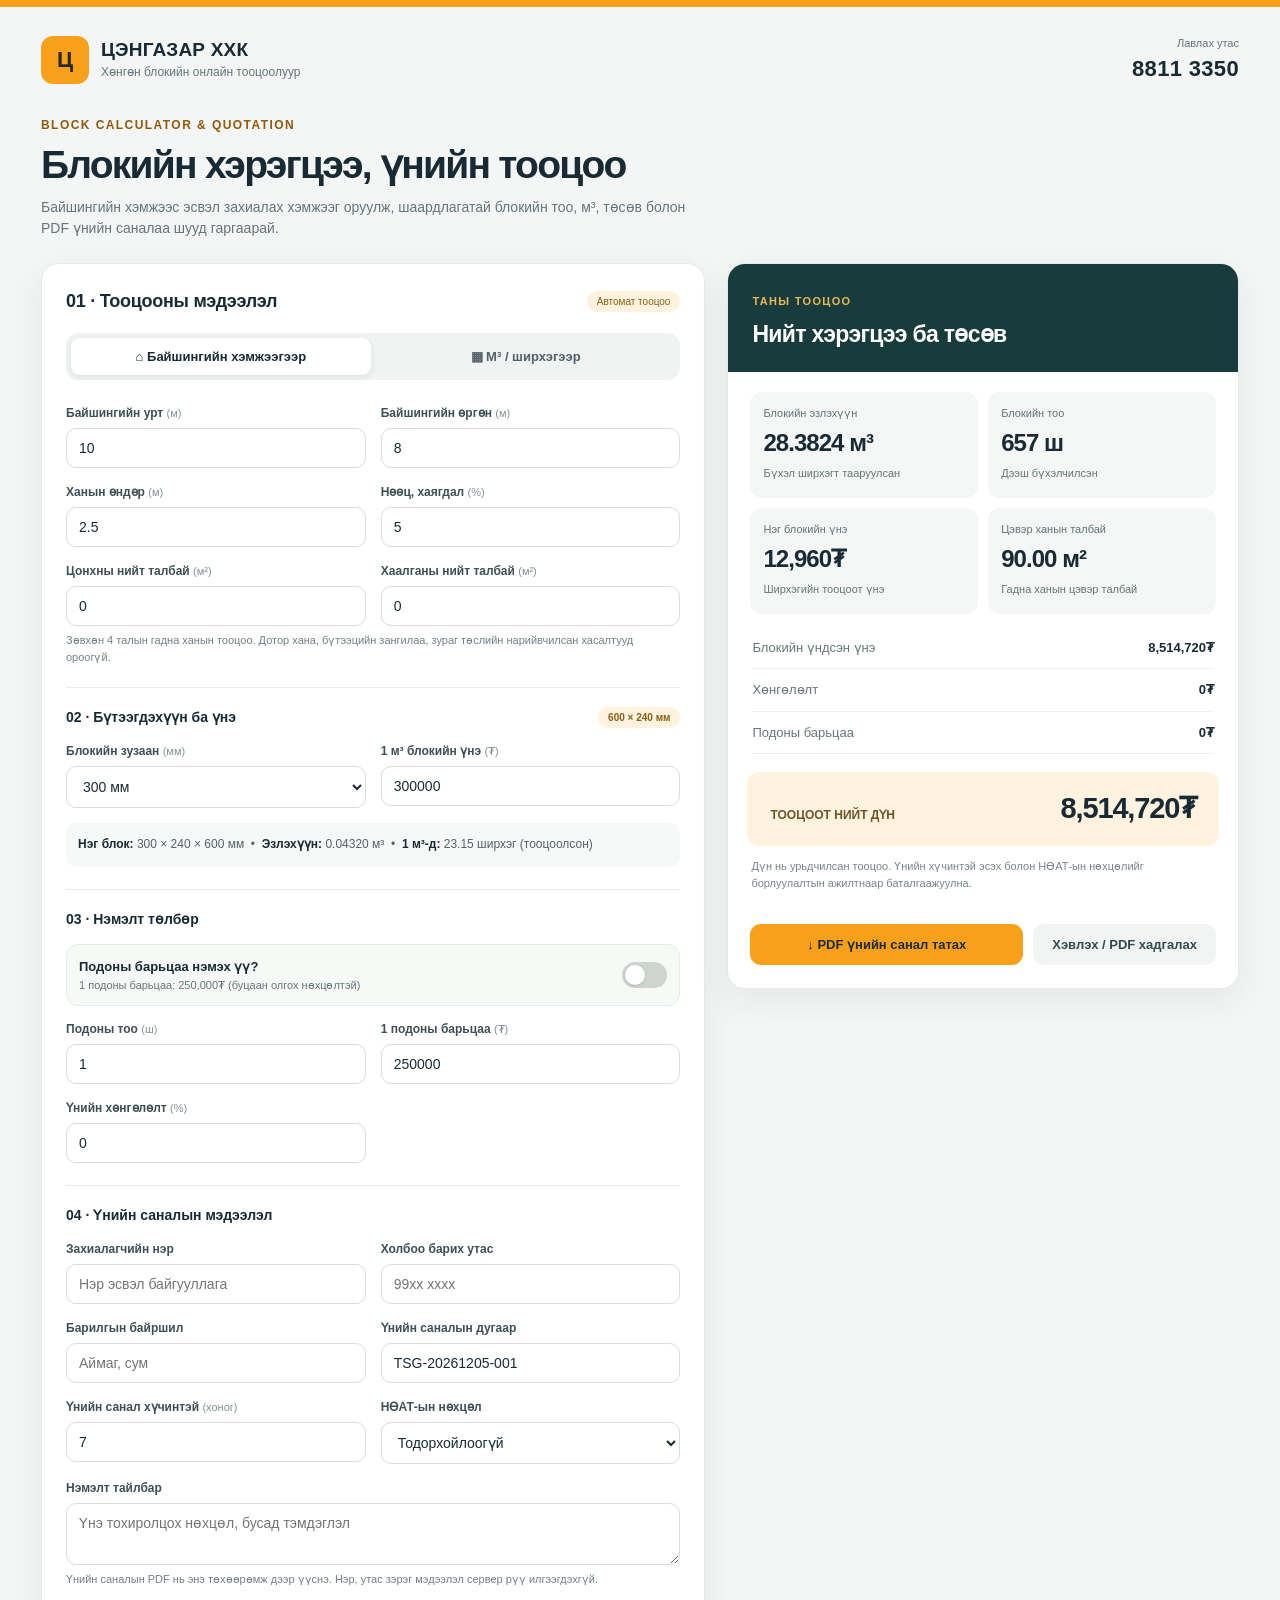
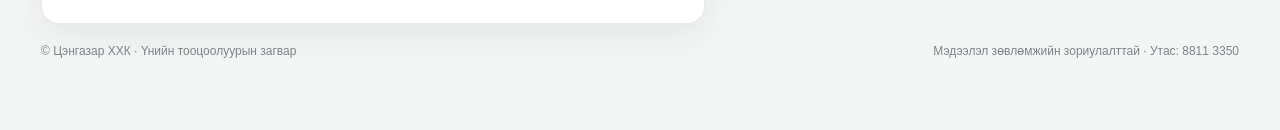
<file: Block.html>
<!DOCTYPE html>
<html lang="mn">
<head>
<meta charset="UTF-8" />
<meta name="viewport" content="width=device-width, initial-scale=1" />
<meta name="color-scheme" content="light" />
<title>Цэнгазар ХХК | Хөнгөн блокийн тооцоолуур</title>
<style>
  :root{--accent:#f9a01b;--accent-soft:#fff0d5;--ink:#182b34;--muted:#65757a;--line:#dbe3e1;--bg:#f4f6f5;--white:#fff;--green:#276b50;--err:#b44331;--shadow:0 12px 35px rgba(26,48,53,.07);font-family:Arial,"Noto Sans",sans-serif;color:var(--ink)}
  *{box-sizing:border-box}
  body{margin:0;background:var(--bg);line-height:1.5}
  .accent-line{height:7px;background:var(--accent)}
  .shell{max-width:1250px;padding:28px 26px 70px;margin:auto}
  header.site{display:flex;align-items:center;justify-content:space-between;gap:20px;margin-bottom:27px}
  .brand{display:flex;align-items:center;gap:12px}
  .brand-mark{width:48px;height:48px;border-radius:12px;background:var(--accent);display:grid;place-items:center;color:#262723;font-size:22px;font-weight:900;letter-spacing:-4px;padding-right:4px}
  .brand h1{margin:0;font-size:19px;letter-spacing:.01em;line-height:1.25}
  .brand p{margin:1px 0 0;color:var(--muted);font-size:12px}
  .phone{font-weight:800;font-size:22px;letter-spacing:.015em;white-space:nowrap}
  .phone small{display:block;color:var(--muted);font-size:11px;font-weight:500;letter-spacing:0;text-align:right}
  .intro{margin-bottom:24px}
  .eyebrow{font-size:12px;color:#92590b;font-weight:800;letter-spacing:.12em;text-transform:uppercase}
  .intro h2{font-size:clamp(27px,4vw,39px);letter-spacing:-.045em;margin:6px 0 9px;line-height:1.2}
  .intro p{margin:0;color:var(--muted);max-width:650px;font-size:14px}
  .workspace{display:grid;grid-template-columns:minmax(0,1.13fr) minmax(345px,.87fr);gap:22px;align-items:start}
  .panel{background:white;border:1px solid #e5e9e7;border-radius:18px;box-shadow:var(--shadow);overflow:hidden}
  .pad{padding:24px}
  .panel-header{display:flex;justify-content:space-between;align-items:center;gap:12px;margin-bottom:18px}
  h3{margin:0;font-size:18px;letter-spacing:-.015em}
  .hint{font-size:12px;color:var(--muted)}
  .mode-switch{padding:5px;background:#f0f3f2;border-radius:13px;display:grid;grid-template-columns:1fr 1fr;gap:5px;margin-bottom:24px}
  .mode-switch button{padding:11px 8px;border-radius:9px;border:0;background:none;color:#516066;font:700 13px Arial,"Noto Sans",sans-serif;cursor:pointer}
  .mode-switch button.active{background:#fff;box-shadow:0 2px 7px #21343a18;color:#172b34}
  .field-grid{display:grid;grid-template-columns:repeat(2,minmax(0,1fr));gap:15px}
  .field{display:flex;flex-direction:column;gap:6px;min-width:0}
  .field.full{grid-column:1 / -1}
  label{font-weight:700;font-size:12px;color:#3e5055}
  .sub{font-size:11px;color:#829093;font-weight:400}
  input,select,textarea{width:100%;border:1px solid #d5dfdc;border-radius:10px;padding:11px 12px;background:#fff;font-family:inherit;font-size:14px;color:var(--ink);transition:border-color .12s,box-shadow .12s}
  input:focus,select:focus,textarea:focus{outline:0;border-color:#e8a33b;box-shadow:0 0 0 3px #f9a01b22}
  input[type=number]{font-variant-numeric:tabular-nums}
  textarea{min-height:62px;resize:vertical}
  input[readonly]{background:#f7f9f8;color:#6a7779}
  .sectionline{margin:22px 0 19px;border:0;border-top:1px solid #e7ecea}
  .group-label{display:flex;justify-content:space-between;align-items:center;margin-bottom:14px;font-weight:800;font-size:14px}
  .tag{border-radius:20px;padding:3px 10px;font-size:10px;color:#886017;background:#fff2de;white-space:nowrap}
  .checkbox-wrap{background:#f7f9f7;border:1px solid #e7ebe8;padding:12px;border-radius:12px;display:flex;align-items:center;justify-content:space-between;gap:16px}
  .checkbox-wrap strong{font-size:13px;display:block}
  .checkbox-wrap small{color:var(--muted);font-size:11px;display:block}
  .switch{position:relative;width:45px;height:26px;flex:0 0 45px;cursor:pointer}
  .switch input{position:absolute;opacity:0;width:100%;height:100%;margin:0}
  .track{display:block;background:#ced5d1;width:45px;height:26px;border-radius:20px;transition:background .2s}
  .track:before{content:"";position:absolute;width:20px;height:20px;left:3px;top:3px;background:white;border-radius:50%;box-shadow:0 1px 3px #0002;transition:transform .2s}
  .switch input:checked+.track{background:#2e785e}.switch input:checked+.track:before{transform:translateX(19px)}
  .dim-note{background:#f7f9f8;border-radius:10px;padding:12px;font-size:12px;color:#526367;line-height:1.65}
  .dim-note b{font-weight:800;color:var(--ink)}
  .results{position:sticky;top:20px}
  .summary-head{padding:24px 24px 20px;background:#183b3c;color:white}
  .summary-head .eyebrow{color:#e9b957;font-size:11px}
  .summary-head h3{font-size:23px;letter-spacing:-.03em;margin:5px 0 0;color:#fff}
  .topmetrics{display:grid;grid-template-columns:1fr 1fr;gap:10px;padding:20px 22px 0}
  .metric{background:#f4f7f5;border-radius:12px;padding:13px 13px 14px}
  .metric span{display:block;color:#637377;font-size:11px;min-height:16px}
  .metric strong{font-size:24px;font-variant-numeric:tabular-nums;letter-spacing:-.04em;display:block;line-height:1.35;margin-top:6px}
  .metric em{font-size:11px;font-style:normal;color:#667575}
  .cost-table{padding:13px 24px 6px}
  .cost-row{display:flex;justify-content:space-between;gap:12px;padding:11px 0;border-bottom:1px solid #eef1ef;font-size:13px}
  .cost-row span{color:#67767a}.cost-row strong{white-space:nowrap;font-variant-numeric:tabular-nums}
  .total{padding:19px 23px 20px;background:#fff3df;display:flex;justify-content:space-between;align-items:end;gap:15px;margin:12px 19px;border-radius:12px}
  .total label{font-size:12px;color:#705426}.total strong{font-size:29px;line-height:1.2;white-space:nowrap;letter-spacing:-.04em;font-variant-numeric:tabular-nums}
  .note{padding:0 23px 21px;font-size:11px;color:#78868a;line-height:1.55}
  .actions{display:flex;flex-wrap:wrap;gap:10px;padding:0 22px 23px}
  button.action{border:0;padding:13px 14px;border-radius:11px;cursor:pointer;font-weight:800;font-size:13px;font-family:inherit;transition:transform .15s,filter .15s}
  button.action:hover{filter:brightness(.97);transform:translateY(-1px)}
  .primary{background:var(--accent);color:#1c2c32;flex:1 1 200px}
  .secondary{background:#f1f4f2;color:#314b50;flex:1 1 110px}
  .muted-text{margin-top:6px;color:#718085;font-size:11px}
  .foot{margin-top:18px;color:#7a8589;font-size:12px;display:flex;gap:15px;justify-content:space-between;flex-wrap:wrap}
  .hidden{display:none!important}
  .error{border:1px solid #f2c3be;background:#fff4f3;color:#ae3f35;padding:10px 12px;border-radius:10px;font-size:12px;margin-bottom:14px}
  #printArea{display:none}
  @media(max-width:860px){.workspace{grid-template-columns:1fr}.results{position:static}.shell{padding:18px 15px 45px}.pad{padding:19px}.phone{font-size:18px}.topmetrics{padding:16px 16px 0}.cost-table{padding-left:18px;padding-right:18px}}
  @media(max-width:420px){.field-grid{gap:12px}.field-grid .mobile-full{grid-column:1/-1}.brand h1{font-size:16px}.brand-mark{width:40px;height:40px}.phone{font-size:16px}.topmetrics .metric strong{font-size:21px}.total strong{font-size:24px}}
  @page{size:A4 portrait;margin:13mm}
  @media print{
    body{background:white;color:#192b35;print-color-adjust:exact;-webkit-print-color-adjust:exact}
    .accent-line,.shell{display:none!important}
    #printArea{display:block!important;font-family:Arial,"Noto Sans",sans-serif;color:#1e3339;font-size:11px}
    .print-top{display:flex;justify-content:space-between;border-top:7px solid #f9a01b;padding-top:19px;align-items:flex-start}
    .print-brand{font-size:22px;font-weight:900;color:#183b3c}
    .print-brand small{display:block;font-size:10px;font-weight:400;color:#617175}
    .print-right{text-align:right;font-size:11px}
    .print-title{font-weight:900;font-size:25px;margin:39px 0 5px;letter-spacing:-.01em}
    .print-sub{color:#697777}
    .print-box{display:grid;grid-template-columns:1fr 1fr;gap:14px;background:#f4f7f5;padding:17px;border-radius:8px;margin:23px 0}
    .print-box div{margin:6px 0}
    .print-label{display:inline-block;min-width:100px;color:#62747b}
    .print-table{border-collapse:collapse;width:100%;margin-top:20px}
    .print-table th{background:#183b3c;color:white;padding:11px;text-align:left;font-size:10px}
    .print-table td{padding:15px 11px;border-bottom:1px solid #d5dedb}
    .print-table th:last-child,.print-table td:last-child{text-align:right}
    .print-totals{margin:25px 0 20px auto;width:55%;min-width:290px}
    .print-totals .cost-row{font-size:11px;padding:8px 0}
    .print-grand{background:#fff1d8;padding:13px 15px;display:flex;justify-content:space-between;font-size:17px;font-weight:900}
    .print-footer{border-top:1px solid #dce5e1;margin-top:65px;padding-top:15px;color:#6e7a7a;font-size:10px}
  }
</style>
</head>
<body>
<div class="accent-line"></div>
<main class="shell">
 <header class="site">
  <div class="brand"><div class="brand-mark">Ц</div><div><h1>ЦЭНГАЗАР ХХК</h1><p>Хөнгөн блокийн онлайн тооцоолуур</p></div></div>
  <div class="phone"><small>Лавлах утас</small>8811 3350</div>
 </header>
 <div class="intro"><span class="eyebrow">BLOCK CALCULATOR & QUOTATION</span><h2>Блокийн хэрэгцээ, үнийн тооцоо</h2><p>Байшингийн хэмжээс эсвэл захиалах хэмжээг оруулж, шаардлагатай блокийн тоо, м³, төсөв болон PDF үнийн саналаа шууд гаргаарай.</p></div>
 <div class="workspace">
  <section class="panel pad">
   <div class="panel-header"><h3>01 · Тооцооны мэдээлэл</h3><span class="tag">Автомат тооцоо</span></div>
   <div class="mode-switch" role="tablist" aria-label="Тооцооны төрөл">
    <button type="button" id="modeHouse" role="tab" aria-selected="true" class="active">⌂ Байшингийн хэмжээгээр</button>
    <button type="button" id="modeManual" role="tab" aria-selected="false">▦ М³ / ширхэгээр</button>
   </div>
   <div id="errorBox" class="error hidden" role="alert"></div>
   <div id="houseFields">
    <div class="field-grid">
     <div class="field"><label for="length">Байшингийн урт <span class="sub">(м)</span></label><input id="length" type="number" min="0" step="0.1" value="10"></div>
     <div class="field"><label for="width">Байшингийн өргөн <span class="sub">(м)</span></label><input id="width" type="number" min="0" step="0.1" value="8"></div>
     <div class="field"><label for="height">Ханын өндөр <span class="sub">(м)</span></label><input id="height" type="number" min="0" step="0.1" value="2.5"></div>
     <div class="field"><label for="waste">Нөөц, хаягдал <span class="sub">(%)</span></label><input id="waste" type="number" min="0" max="100" step="1" value="5"></div>
     <div class="field"><label for="windows">Цонхны нийт талбай <span class="sub">(м²)</span></label><input id="windows" type="number" min="0" step="0.1" value="0"></div>
     <div class="field"><label for="doors">Хаалганы нийт талбай <span class="sub">(м²)</span></label><input id="doors" type="number" min="0" step="0.1" value="0"></div>
    </div>
    <p class="muted-text">Зөвхөн 4 талын гадна ханын тооцоо. Дотор хана, бүтээцийн зангилаа, зураг төслийн нарийвчилсан хасалтууд ороогүй.</p>
   </div>
   <div id="manualFields" class="hidden">
    <div class="field-grid">
     <div class="field"><label for="orderUnit">Захиалгын нэгж</label><select id="orderUnit"><option value="pieces">Ширхэг</option><option value="volume">м³</option></select></div>
     <div class="field"><label for="orderQty">Захиалах хэмжээ</label><input id="orderQty" type="number" min="0" step="1" value="50"></div>
    </div>
    <p class="muted-text">Ширхэгээр захиалбал яг тэр ширхэгийн эзлэхүүнээр үнийг бодно. М³-ээр захиалбал м³-ийн хэмжээгээр, блокийн ширхэгийг дээш бүхэлчилж ойролцоолно.</p>
   </div>
   <hr class="sectionline">
   <div class="group-label"><span>02 · Бүтээгдэхүүн ба үнэ</span><span class="tag">600 × 240 мм</span></div>
   <div class="field-grid">
    <div class="field"><label for="thickness">Блокийн зузаан <span class="sub">(мм)</span></label><select id="thickness"><option value="100">100 мм</option><option value="120">120 мм</option><option value="150">150 мм</option><option value="200">200 мм</option><option value="240">240 мм</option><option value="250">250 мм</option><option value="300" selected>300 мм</option><option value="360">360 мм</option><option value="custom">Бусад хэмжээ</option></select></div>
    <div class="field hidden" id="customThicknessGroup"><label for="customThickness">Өөр зузаан <span class="sub">(мм)</span></label><input id="customThickness" type="number" min="1" max="1000" value="180" step="1"></div>
    <div class="field"><label for="unitPrice">1 м³ блокийн үнэ <span class="sub">(₮)</span></label><input id="unitPrice" type="number" min="0" step="1000" value="300000"></div>
    <div class="field full"><div class="dim-note"><b>Нэг блок:</b> <span id="blockDims">300 × 240 × 600 мм</span> &nbsp;•&nbsp; <b>Эзлэхүүн:</b> <span id="blockVol">0.0432 м³</span> &nbsp;•&nbsp; <b>1 м³-д:</b> <span id="perM3">23.15</span> ширхэг (тооцоолсон)</div></div>
   </div>
   <hr class="sectionline">
   <div class="group-label"><span>03 · Нэмэлт төлбөр</span></div>
   <div class="checkbox-wrap"><div><strong>Подоны барьцаа нэмэх үү?</strong><small>1 подоны барьцаа: 250,000₮ (буцаан олгох нөхцөлтэй)</small></div><label class="switch" aria-label="Подоны барьцаа"><input type="checkbox" id="usePallet" /><span class="track"></span></label></div>
   <div class="field-grid" style="margin-top:14px">
    <div class="field" id="palletCountWrap"><label for="palletCount">Подоны тоо <span class="sub">(ш)</span></label><input id="palletCount" type="number" min="1" step="1" value="1" disabled></div>
    <div class="field"><label for="palletPrice">1 подоны барьцаа <span class="sub">(₮)</span></label><input id="palletPrice" type="number" min="0" step="1000" value="250000"></div>
    <div class="field"><label for="discount">Үнийн хөнгөлөлт <span class="sub">(%)</span></label><input id="discount" type="number" min="0" max="100" step="0.5" value="0"></div>
   </div>
   <hr class="sectionline">
   <div class="group-label"><span>04 · Үнийн саналын мэдээлэл</span></div>
   <div class="field-grid">
    <div class="field"><label for="customerName">Захиалагчийн нэр</label><input id="customerName" type="text" placeholder="Нэр эсвэл байгууллага"></div>
    <div class="field"><label for="customerPhone">Холбоо барих утас</label><input id="customerPhone" type="text" placeholder="99xx xxxx"></div>
    <div class="field"><label for="customerLocation">Барилгын байршил</label><input id="customerLocation" type="text" placeholder="Аймаг, сум"></div>
    <div class="field"><label for="quoteNumber">Үнийн саналын дугаар</label><input id="quoteNumber" type="text" placeholder="TSG-..."></div>
    <div class="field"><label for="validDays">Үнийн санал хүчинтэй <span class="sub">(хоног)</span></label><input id="validDays" type="number" min="1" step="1" value="7"></div>
    <div class="field"><label for="vatStatus">НӨАТ-ын нөхцөл</label><select id="vatStatus"><option value="not-specified">Тодорхойлоогүй</option><option value="included">Үнэд багтсан</option><option value="excluded">Үнэд ороогүй</option></select></div>
    <div class="field full"><label for="quoteNotes">Нэмэлт тайлбар</label><textarea id="quoteNotes" placeholder="Үнэ тохиролцох нөхцөл, бусад тэмдэглэл"></textarea></div>
   </div>
   <p class="muted-text">Үнийн саналын PDF нь энэ төхөөрөмж дээр үүснэ. Нэр, утас зэрэг мэдээлэл сервер рүү илгээгдэхгүй.</p>
  </section>
  <aside class="panel results" aria-live="polite">
   <div class="summary-head"><span class="eyebrow">ТАНЫ ТООЦОО</span><h3>Нийт хэрэгцээ ба төсөв</h3></div>
   <div class="topmetrics">
    <div class="metric"><span>Блокийн эзлэхүүн</span><strong id="outVolume">0 м³</strong><em id="volumeDesc">Нөөцтэй тооцсон</em></div>
    <div class="metric"><span>Блокийн тоо</span><strong id="outPieces">0 ш</strong><em id="piecesDesc">Дээш бүхэлчилсэн</em></div>
    <div class="metric"><span>Нэг блокийн үнэ</span><strong id="outOnePrice">0₮</strong><em>Ширхэгийн тооцоот үнэ</em></div>
    <div class="metric"><span>Цэвэр ханын талбай</span><strong id="outArea">0 м²</strong><em id="areaDesc">Гадна ханын талбай</em></div>
   </div>
   <div class="cost-table">
    <div class="cost-row"><span>Блокийн үндсэн үнэ</span><strong id="outBase">0₮</strong></div>
    <div class="cost-row"><span>Хөнгөлөлт</span><strong id="outDiscount">0₮</strong></div>
    <div class="cost-row"><span>Подоны барьцаа</span><strong id="outPallet">0₮</strong></div>
   </div>
   <div class="total"><div><label>ТООЦООТ НИЙТ ДҮН</label></div><strong id="outTotal">0₮</strong></div>
   <p id="resultNote" class="note">Энэ нь урьдчилсан тооцоо бөгөөд баталгаат үнийн санал биш.</p>
   <div class="actions"><button type="button" id="downloadPdf" class="action primary">↓ PDF үнийн санал татах</button><button type="button" id="printPdf" class="action secondary">Хэвлэх / PDF хадгалах</button></div>
  </aside>
 </div>
 <footer class="foot"><span>© Цэнгазар ХХК · Үнийн тооцоолуурын загвар</span><span>Мэдээлэл зөвлөмжийн зориулалттай · Утас: 8811 3350</span></footer>
</main>
<div id="printArea"></div>
<script>
(function(){'use strict';
 const $=id=>document.getElementById(id);
 const fmt=n=>Math.round(n).toLocaleString('en-US');
 const mnt=n=>fmt(n)+'₮';
 const dec=(n,places=2)=>Number(n).toLocaleString('en-US',{minimumFractionDigits:places,maximumFractionDigits:places});
 const val=id=>Math.max(0,Number($(id).value)||0);
 const esc=s=>String(s??'').replace(/[&<>"']/g,ch=>({'&':'&amp;','<':'&lt;','>':'&gt;','"':'&quot;',"'":'&#39;'}[ch]));
 let mode='house';let result=null;
 const now=new Date(); const dstr=now.getFullYear()+String(now.getMonth()+1).padStart(2,'0')+String(now.getDate()).padStart(2,'0');
 $('quoteNumber').value='TSG-'+dstr+'-001';
 function dateLabel(){return new Date().toLocaleDateString('mn-MN',{year:'numeric',month:'2-digit',day:'2-digit'});}
 function getThickness(){return $('thickness').value==='custom'?val('customThickness'):val('thickness')}
 function setMode(m){mode=m;const house=m==='house';$('modeHouse').classList.toggle('active',house);$('modeManual').classList.toggle('active',!house);$('modeHouse').setAttribute('aria-selected',house);$('modeManual').setAttribute('aria-selected',!house);$('houseFields').classList.toggle('hidden',!house);$('manualFields').classList.toggle('hidden',house);calculate()}
 function calcData(){
  const t=getThickness(),price=val('unitPrice'),blockVol=t*240*600/1e9,waste=Math.min(100,val('waste'));
  let area=0,requested=0,pieces=0,volume=0,areaText='',err='';
  if(t<=0||blockVol<=0)err='Блокийн зузааныг 0-ээс их утгаар оруулна уу.';
  if(mode==='house'){
   const L=val('length'),W=val('width'),H=val('height'),op=val('windows')+val('doors');
   const gross=2*(L+W)*H;
   if(!L||!W||!H)err='Байшингийн урт, өргөн, ханын өндрийг 0-ээс ихээр оруулна уу.';
   if(op>gross)err='Цонх, хаалганы талбай нийт ханын талбайгаас их байна.';
   area=Math.max(0,gross-op);requested=area*t/1000*(1+waste/100);
   pieces=blockVol>0?Math.ceil(requested/blockVol-1e-8):0;
   volume=pieces*blockVol;areaText='Гадна ханын цэвэр талбай';
  } else {
   const unit=$('orderUnit').value;
   if(unit==='pieces'){
    pieces=Math.ceil(val('orderQty'));volume=pieces*blockVol;requested=volume;
   } else {
    requested=val('orderQty');pieces=blockVol>0?Math.ceil(requested/blockVol-1e-8):0;volume=requested;
   }
   areaText='Байшингийн хэмжээс оруулаагүй';
  }
  const discountRate=Math.min(100,val('discount'));
  const base=volume*price,discount=base*discountRate/100;
  const withPallet=$('usePallet').checked, pc=withPallet?Math.max(1,Math.ceil(val('palletCount'))):0;
  const deposit=pc*val('palletPrice');
  const total=Math.max(0,base-discount+deposit);
  return {t,price,blockVol,waste,area,requested,pieces,volume,areaText,err,base,discount,discountRate,pc,deposit,total,mode,
    customer:$('customerName').value.trim()||'Тодорхойлоогүй',phone:$('customerPhone').value.trim()||'—',location:$('customerLocation').value.trim()||'—',
    number:$('quoteNumber').value.trim()||'TSG-'+dstr+'-001',valid:Math.max(1,Math.ceil(val('validDays'))),vat:$('vatStatus').value,
    notes:$('quoteNotes').value.trim()};
 }
 function calculate(){
  $('customThicknessGroup').classList.toggle('hidden',$('thickness').value!=='custom');
  $('palletCount').disabled=!$('usePallet').checked;
  $('orderQty').step=$('orderUnit').value==='pieces'?'1':'0.01';
  result=calcData();const r=result;
  $('errorBox').classList.toggle('hidden',!r.err);$('errorBox').textContent=r.err;
  $('downloadPdf').disabled=!!r.err;$('printPdf').disabled=!!r.err;
  $('blockDims').textContent=`${fmt(r.t)} × 240 × 600 мм`;
  $('blockVol').textContent=dec(r.blockVol,5)+' м³';
  $('perM3').textContent=r.blockVol?dec(1/r.blockVol,2):'0';
  $('outVolume').textContent=dec(r.volume,4)+' м³';
  $('outPieces').textContent=fmt(r.pieces)+' ш';
  $('outOnePrice').textContent=mnt(r.blockVol*r.price);
  $('outArea').textContent=r.mode==='house'?dec(r.area,2)+' м²':'—';
  $('areaDesc').textContent=r.areaText;
  $('volumeDesc').textContent=r.mode==='house'?'Бүхэл ширхэгт тааруулсан':$('orderUnit').value==='volume'?'Захиалсан м³':'Нийт ширхэгийн эзлэхүүн';
  $('piecesDesc').textContent=r.mode==='house'||$('orderUnit').value==='volume'?'Дээш бүхэлчилсэн':'Захиалсан ширхэг';
  $('outBase').textContent=mnt(r.base);
  $('outDiscount').textContent=r.discount?'-'+mnt(r.discount):'0₮';
  $('outPallet').textContent=r.deposit?mnt(r.deposit):'0₮';
  $('outTotal').textContent=mnt(r.total);
  $('resultNote').textContent=(r.pc?'Подоны барьцаа нь буцаан олгох нөхцөлтэй. ':'')+'Дүн нь урьдчилсан тооцоо. Үнийн хүчинтэй эсэх болон НӨАТ-ын нөхцөлийг борлуулалтын ажилтнаар баталгаажуулна.';
  updatePrint(r);
 }
 function vatLabel(v){return v==='included'?'НӨАТ үнэд багтсан':v==='excluded'?'НӨАТ үнэд ороогүй':'НӨАТ-ын нөхцөл тодорхойлоогүй'}
 function details(r){return `${fmt(r.t)} × 240 × 600 мм · ${fmt(r.pieces)} ширхэг · ${dec(r.volume,4)} м³`}
 function updatePrint(r){
  const modeinfo=r.mode==='house'?`8×10 жишиг биш: ${dec(val('length'),2)} × ${dec(val('width'),2)} м, өндөр ${dec(val('height'),2)} м, цонх ${dec(val('windows'),2)} м², хаалга ${dec(val('doors'),2)} м²; нөөц ${r.waste}%`:
    `Захиалгын горим: ${$('orderUnit').value==='pieces'?'ширхэгээр':'м³-ээр'}`;
  $('printArea').innerHTML=`
  <div class="print-top"><div class="print-brand">ЦЭНГАЗАР ХХК<small>Хөнгөн блок үйлдвэрлэл · 8811 3350</small></div><div class="print-right">Үнийн санал № ${esc(r.number)}<br>${esc(dateLabel())}</div></div>
  <div class="print-title">УРЬДЧИЛСАН ҮНИЙН САНАЛ</div><div class="print-sub">Барилгын ханын блокийн материалын хэрэгцээ ба үнийн тооцоо</div>
  <div class="print-box"><section><div><span class="print-label">Захиалагч</span> <strong>${esc(r.customer)}</strong></div><div><span class="print-label">Утас</span> ${esc(r.phone)}</div><div><span class="print-label">Байршил</span> ${esc(r.location)}</div></section><section><div><span class="print-label">Санал хүчинтэй</span> ${fmt(r.valid)} хоног</div><div><span class="print-label">Блокийн төрөл</span> ${esc(fmt(r.t))}×240×600 мм</div><div><span class="print-label">НӨАТ</span> ${esc(vatLabel(r.vat))}</div></section></div>
  <strong>Тооцооны нөхцөл</strong><p>${esc(modeinfo)}</p>
  <table class="print-table"><thead><tr><th>Бүтээгдэхүүн</th><th>Эзлэхүүн</th><th>Ширхэг</th><th>Нэгж үнэ</th><th>Нийт</th></tr></thead><tbody><tr><td>Хөнгөн блок<br>${esc(fmt(r.t))}×240×600 мм</td><td>${dec(r.volume,4)} м³</td><td>${fmt(r.pieces)}</td><td>${mnt(r.price)}/м³</td><td>${mnt(r.base)}</td></tr></tbody></table>
  <div class="print-totals"><div class="cost-row"><span>Блокийн үнэ</span><strong>${mnt(r.base)}</strong></div><div class="cost-row"><span>Хөнгөлөлт (${dec(r.discountRate,1)}%)</span><strong>−${mnt(r.discount)}</strong></div><div class="cost-row"><span>Подоны барьцаа (${fmt(r.pc)} ш)</span><strong>${mnt(r.deposit)}</strong></div><div class="print-grand"><span>НИЙТ ДҮН</span><span>${mnt(r.total)}</span></div></div>
  <div><strong>Тайлбар</strong><p>${esc(r.notes||'Үнийн санал нь урьдчилсан тооцоо болно. Бүтээгдэхүүний үнэ, захиалгын хэмжээг борлуулалтын ажилтнаар баталгаажуулна.')}</p><p>${r.pc?'Подоны барьцаа буцаан олгох нөхцөлтэй. ':''}${esc(vatLabel(r.vat))}.</p></div>
  <div class="print-footer"><strong>ЦЭНГАЗАР ХХК</strong> · Холбогдох утас: 8811 3350<br>Энэ нь цахим тооцоолуураас гарсан урьдчилсан үнийн санал бөгөөд баталгаат худалдах гэрээ биш.</div>`;
 }
 for(const el of document.querySelectorAll('input,select,textarea'))el.addEventListener('input',calculate);
 $('modeHouse').addEventListener('click',()=>setMode('house'));
 $('modeManual').addEventListener('click',()=>setMode('manual'));
 $('printPdf').addEventListener('click',()=>{if(!result.err)window.print()});
 function makeCanvas(r){
  const factor=3,canvas=document.createElement('canvas');canvas.width=Math.ceil(595*factor);canvas.height=Math.ceil(842*factor);
  const c=canvas.getContext('2d');c.scale(factor,factor);c.fillStyle='#ffffff';c.fillRect(0,0,595,842);
  const color={ink:'#18343b',dark:'#183b3c',muted:'#65777b',accent:'#f9a01b',cream:'#fff3df',line:'#dce5e0',paper:'#f4f7f5'};
  const rect=(x,y,w,h,col)=>{c.fillStyle=col;c.fillRect(x,y,w,h)};
  const text=(t,x,y,size=12,bold=false,fill=color.ink,align='left')=>{c.fillStyle=fill;c.textAlign=align;c.textBaseline='alphabetic';c.font=`${bold?'700':'400'} ${size}px Arial, "Noto Sans", "DejaVu Sans", sans-serif`;c.fillText(String(t),x,y)};
  const line=(x,y,w,col=color.line)=>rect(x,y,w,.8,col);
  function wrap(str,x,y,maxWidth,opts={}){
   const sz=opts.size||11, lh=opts.lineHeight||17, lines=opts.maxLines||3;
   c.font=`${opts.bold?'700':'400'} ${sz}px Arial,"Noto Sans",sans-serif`;
   const paragraphs=String(str||'').split(/\n/);let out=[];
   for(const para of paragraphs){let current='';for(const word of para.split(/\s+/)){
     if(!word)continue;
     const next=current?current+' '+word:word;
     if(c.measureText(next).width>maxWidth&&current){out.push(current);current=word;}else{current=next;}
   }out.push(current);}
   if(out.length>lines){out=out.slice(0,lines);let last=out[lines-1];while(last&&c.measureText(last+'…').width>maxWidth)last=last.slice(0,-1);out[lines-1]=last+'…';}
   out.forEach((s,i)=>text(s,x,y+i*lh,sz,opts.bold,opts.color||color.ink));
   return y+out.length*lh;
  }
  rect(0,0,595,10,color.accent);
  text('ЦЭНГАЗАР ХХК',40,54,22,true,color.dark);
  text('Хөнгөн блокийн үйлдвэрлэл',40,74,10,false,color.muted);
  text('Утас: 8811 3350',555,53,12,true,color.dark,'right');
  text(dateLabel(),555,73,10,false,color.muted,'right');
  text('УРЬДЧИЛСАН ҮНИЙН САНАЛ',40,122,23,true,color.dark);
  text('Тооцоолуураас үүсгэсэн материалын үнийн санал',40,144,11,false,color.muted);
  rect(40,163,515,104,color.paper);
  text('ЗАХИАЛАГЧ',53,182,9,true,color.muted);
  wrap(r.customer,53,201,233,{size:13,bold:true,maxLines:2,lineHeight:15});
  text('Утас: '+r.phone,53,235,10);
  text('Байршил: '+r.location,53,252,10);
  text('САНАЛЫН ДУГААР',321,182,9,true,color.muted);
  wrap(r.number,321,199,215,{size:12,bold:true,maxLines:1});
  text('Хүчинтэй хугацаа: '+fmt(r.valid)+' хоног',321,226,10);
  text('НӨАТ: '+(r.vat==='included'?'Багтсан':r.vat==='excluded'?'Ороогүй':'Тодорхойгүй'),321,245,10);
  text('ТООЦООНЫ ҮНДЭСЛЭЛ',40,298,11,true,color.dark);
  if(r.mode==='house'){
    wrap(`Байшин ${dec(val('length'),1)} × ${dec(val('width'),1)} м · Ханын өндөр ${dec(val('height'),1)} м · Зузаан ${fmt(r.t)} мм`,40,317,515,{size:10.5,maxLines:1});
    wrap(`Цонх: ${dec(val('windows'),1)} м² · Хаалга: ${dec(val('doors'),1)} м² · Цэвэр ханын талбай: ${dec(r.area,2)} м² · Нөөц: ${fmt(r.waste)}%`,40,334,515,{size:10.5,maxLines:1});
  }else{
    text('Захиалгын горим: '+($('orderUnit').value==='pieces'?'ширхэгээр':'эзлэхүүнээр (м³)'),40,317,10.5);
    text('Блокийн бодит хэмжээ: '+fmt(r.t)+' × 240 × 600 мм',40,334,10.5);
  }
  const head=355;
  rect(40,head,515,39,color.dark);
  text('БҮТЭЭГДЭХҮҮН',52,378,10,true,'#fff');
  text('М³',292,378,10,true,'#fff','right');
  text('Ш',353,378,10,true,'#fff','right');
  text('ҮНЭ / М³',438,378,10,true,'#fff','right');
  text('НИЙТ',543,378,10,true,'#fff','right');
  rect(40,394,515,70,'#fff');
  text('Хөнгөн блок',52,420,12,true);
  text(fmt(r.t)+'×240×600 мм',52,439,10,false,color.muted);
  text(dec(r.volume,3),292,427,10,false,color.ink,'right');
  text(fmt(r.pieces),353,427,10,false,color.ink,'right');
  text(fmt(r.price)+'₮',438,427,10,false,color.ink,'right');
  text(mnt(r.base),543,427,10,true,color.dark,'right');
  line(40,465,515);
  function priceLine(label,value,y){text(label,308,y,10.5,false,color.muted);text(value,543,y,11,true,color.dark,'right');line(308,y+11,235)}
  priceLine('Блокийн үндсэн үнэ',mnt(r.base),497);
  priceLine('Хөнгөлөлт '+dec(r.discountRate,1)+'%',r.discount?'−'+mnt(r.discount):'0₮',530);
  priceLine('Подоны барьцаа · '+fmt(r.pc)+' ш',mnt(r.deposit),563);
  rect(297,595,258,59,color.cream);
  text('НИЙТ ТӨЛӨХ ДҮН',309,614,10,true,'#704b20');
  text(mnt(r.total),541,637,20,true,color.ink,'right');
  text('НӨХЦӨЛ, ТАЙЛБАР',40,688,11,true,color.dark);
  const note=(r.notes?r.notes+' ':'')+(r.pc?'Подоны барьцааг нөхцөлийн дагуу буцаан олгоно. ':'')+'Энэхүү санал нь урьдчилсан тооцоо бөгөөд борлуулалтын ажилтнаар баталгаажуулна.';
  wrap(note,40,709,515,{size:9.6,lineHeight:15,maxLines:3,color:color.muted});
  line(40,793,515);
  text('ЦЭНГАЗАР ХХК · 8811 3350',40,813,10,true,color.dark);
  text('Цахим урьдчилсан тооцоолол',555,813,9,false,color.muted,'right');
  return canvas;
 }
 async function pdfFromCanvas(canvas){
  const jpeg=await new Promise((res,rej)=>canvas.toBlob(b=>b?res(b):rej(new Error('Canvas бэлтгэхэд алдаа гарлаа.')),'image/jpeg',.92));
  const bytes=new Uint8Array(await jpeg.arrayBuffer());
  const parts=[];let offset=0;const starts=[0];const enc=new TextEncoder();
  function push(b){const val=typeof b==='string'?enc.encode(b):b;parts.push(val);offset+=val.length}
  function object(n,body){starts[n]=offset;push(n+' 0 obj\n'+body+'\nendobj\n')}
  push('%PDF-1.4\n%\xC3\xA2\xC3\xA3\xC3\x8F\xC3\x93\n');
  object(1,'<< /Type /Catalog /Pages 2 0 R >>');
  object(2,'<< /Type /Pages /Kids [3 0 R] /Count 1 >>');
  object(3,'<< /Type /Page /Parent 2 0 R /MediaBox [0 0 595 842] /Resources << /XObject << /Im0 5 0 R >> >> /Contents 4 0 R >>');
  const stream='q\n595 0 0 842 0 0 cm\n/Im0 Do\nQ\n';
  object(4,'<< /Length '+enc.encode(stream).length+' >>\nstream\n'+stream+'endstream');
  starts[5]=offset;
  push('5 0 obj\n<< /Type /XObject /Subtype /Image /Width '+canvas.width+' /Height '+canvas.height+' /ColorSpace /DeviceRGB /BitsPerComponent 8 /Filter /DCTDecode /Length '+bytes.length+' >>\nstream\n');
  push(bytes);push('\nendstream\nendobj\n');
  const xref=offset;
  push('xref\n0 6\n0000000000 65535 f \n');
  for(let n=1;n<=5;n++)push(String(starts[n]).padStart(10,'0')+' 00000 n \n');
  push('trailer\n<< /Size 6 /Root 1 0 R >>\nstartxref\n'+xref+'\n%%EOF');
  return new Blob(parts,{type:'application/pdf'});
 }
 $('downloadPdf').addEventListener('click',async()=>{
  calculate();if(result.err)return;
  const btn=$('downloadPdf'),original=btn.textContent;btn.disabled=true;btn.textContent='PDF бэлтгэж байна...';
  try{const pdf=await pdfFromCanvas(makeCanvas(result));const link=document.createElement('a');const url=URL.createObjectURL(pdf);link.href=url;
   const safe=(result.number||'Tsengazar').replace(/[^a-zA-Z0-9_-]/g,'_');link.download='Tsengazar_UniinSanal_'+safe+'.pdf';
   document.body.appendChild(link);link.click();link.remove();setTimeout(()=>URL.revokeObjectURL(url),60000);
  }catch(e){console.error(e);alert('PDF гаргахад алдаа гарлаа. «Хэвлэх / PDF хадгалах» сонголтыг ашиглаж болно.');}
  finally{btn.textContent=original;btn.disabled=false;}
 });
 calculate();
})();
</script>
</body></html>
</file>
